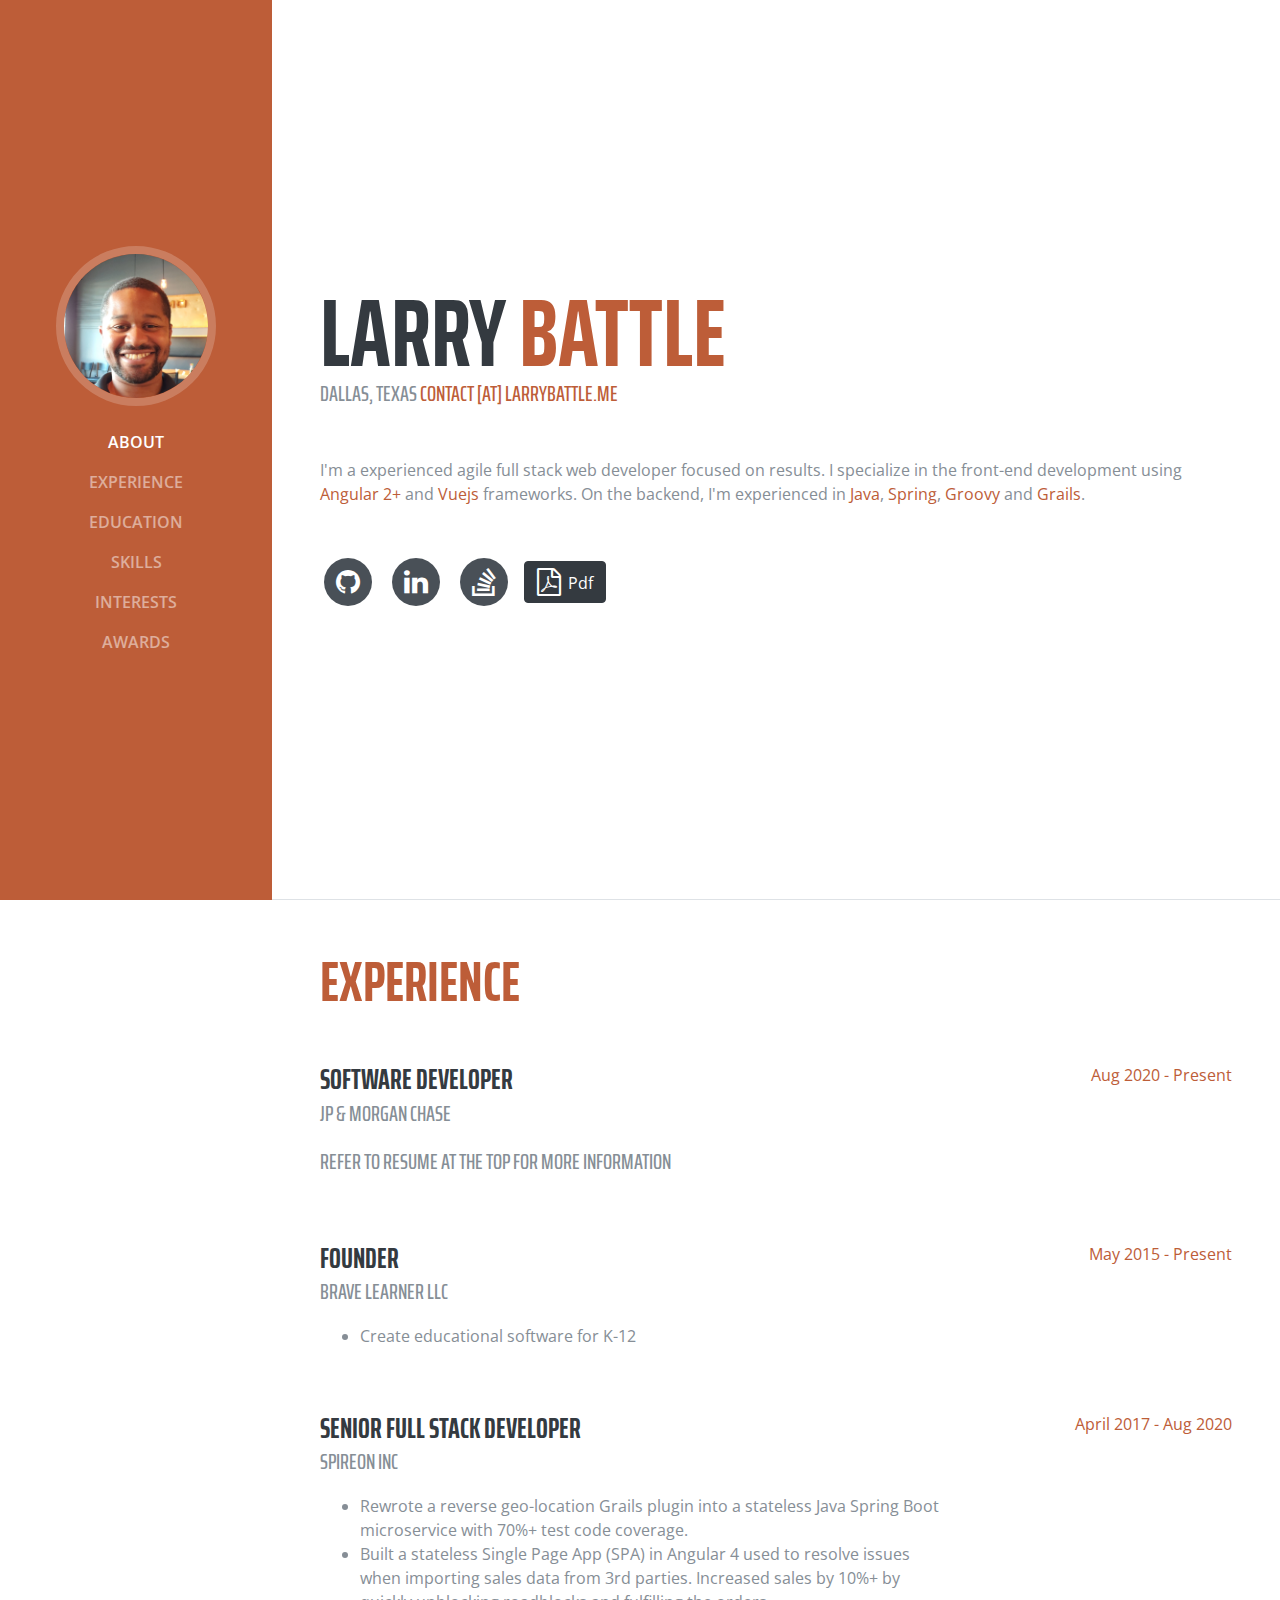
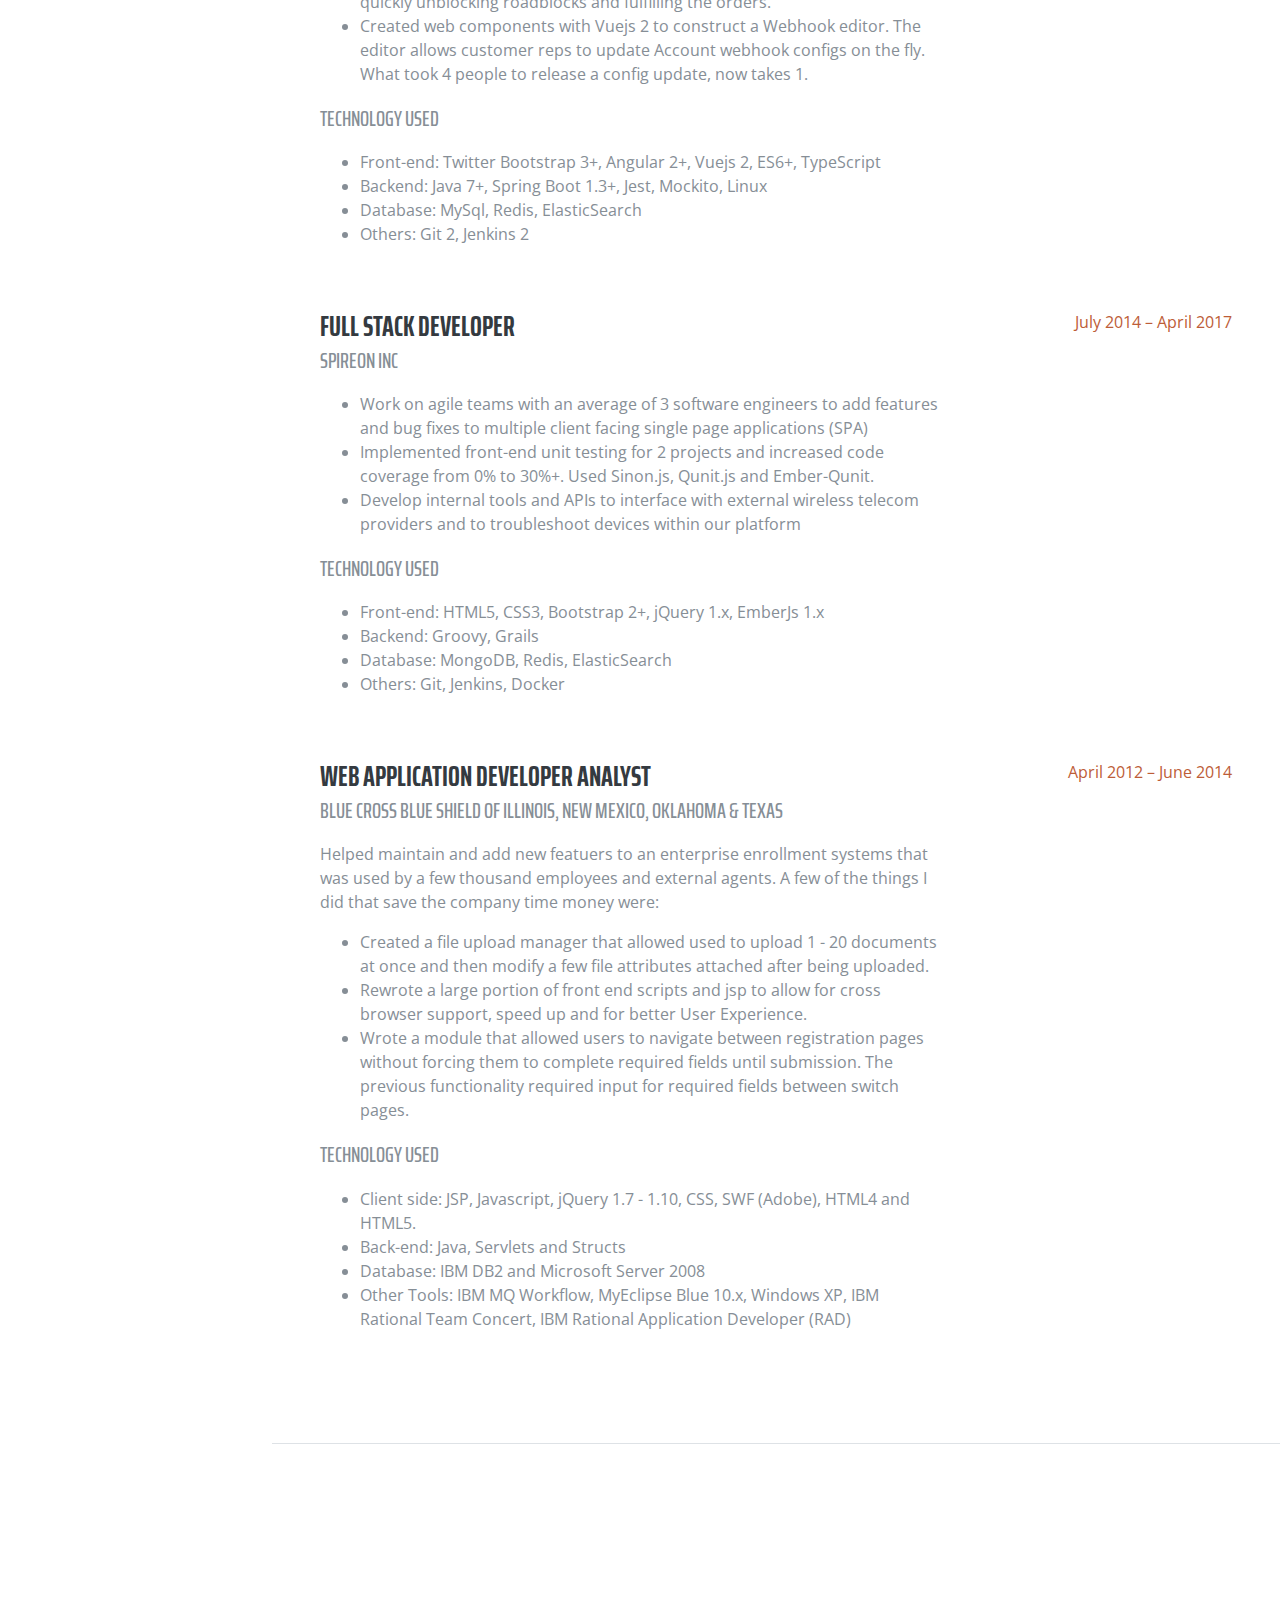
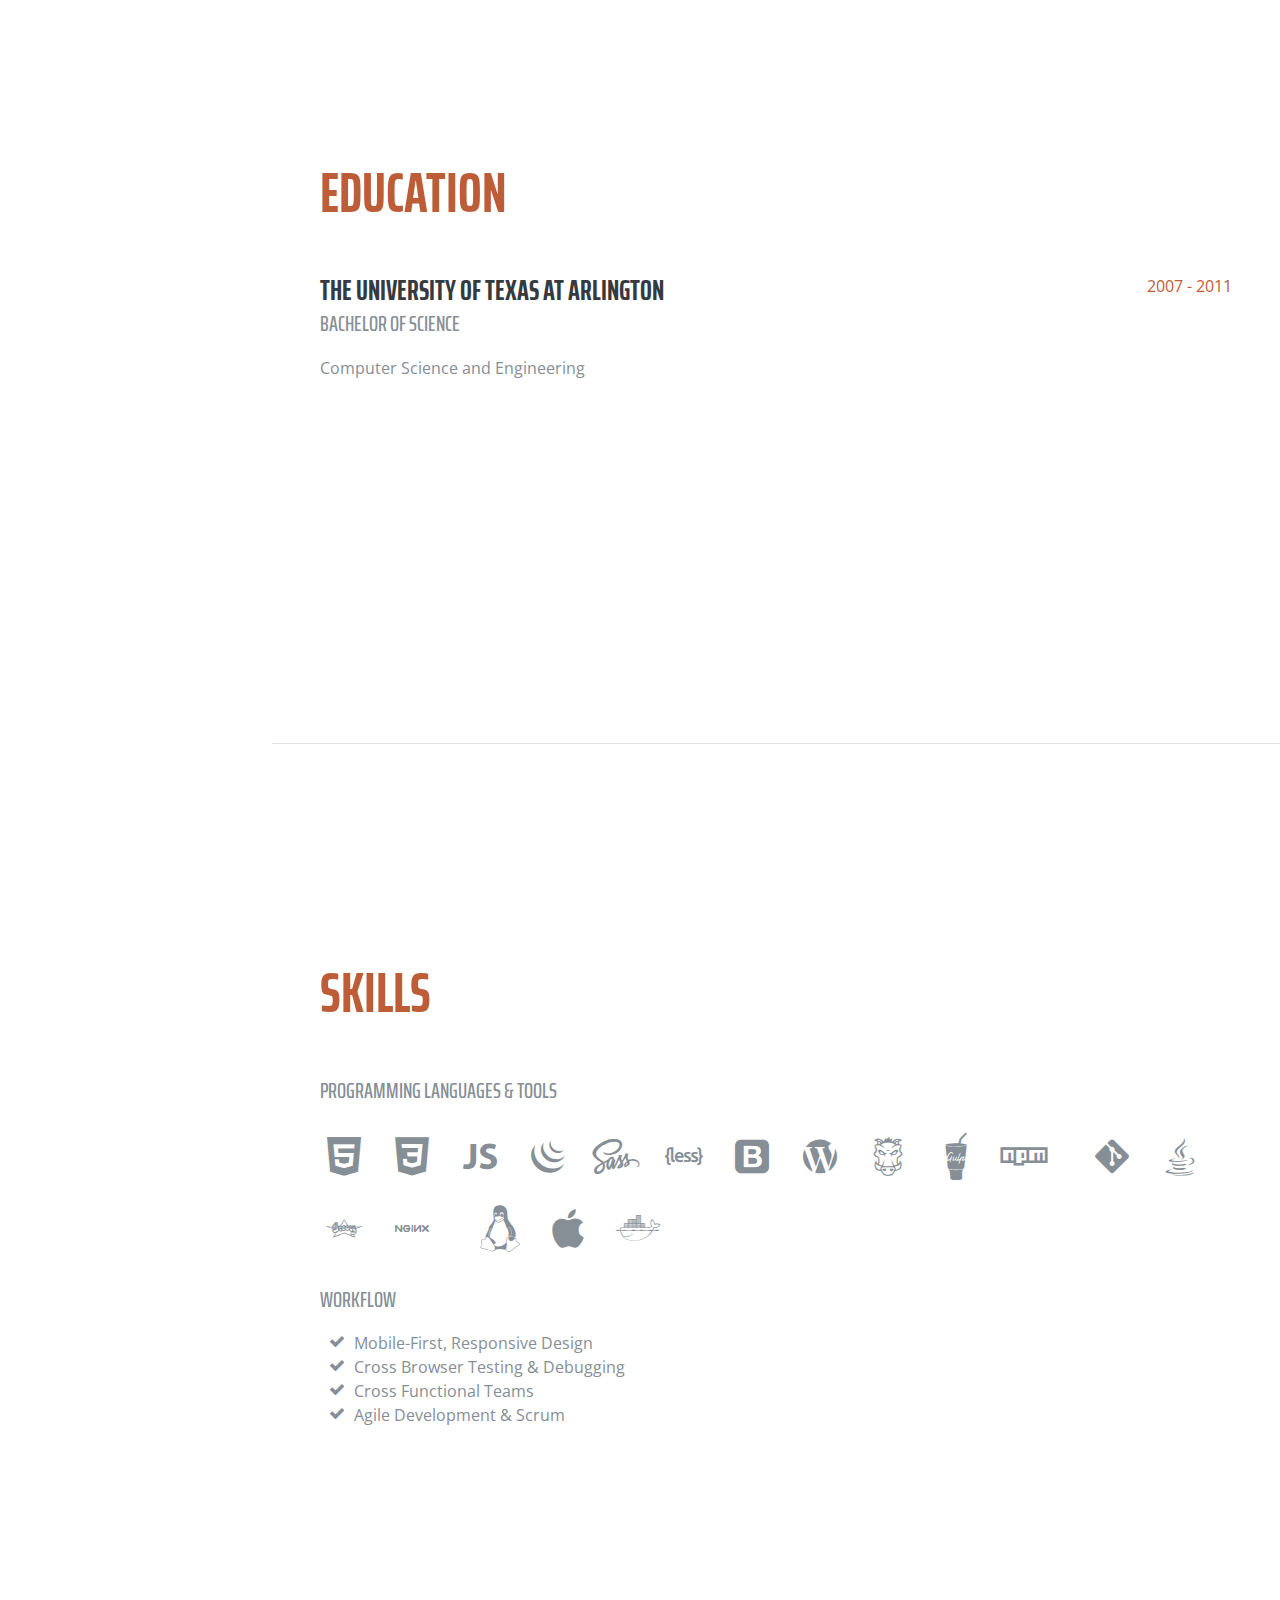
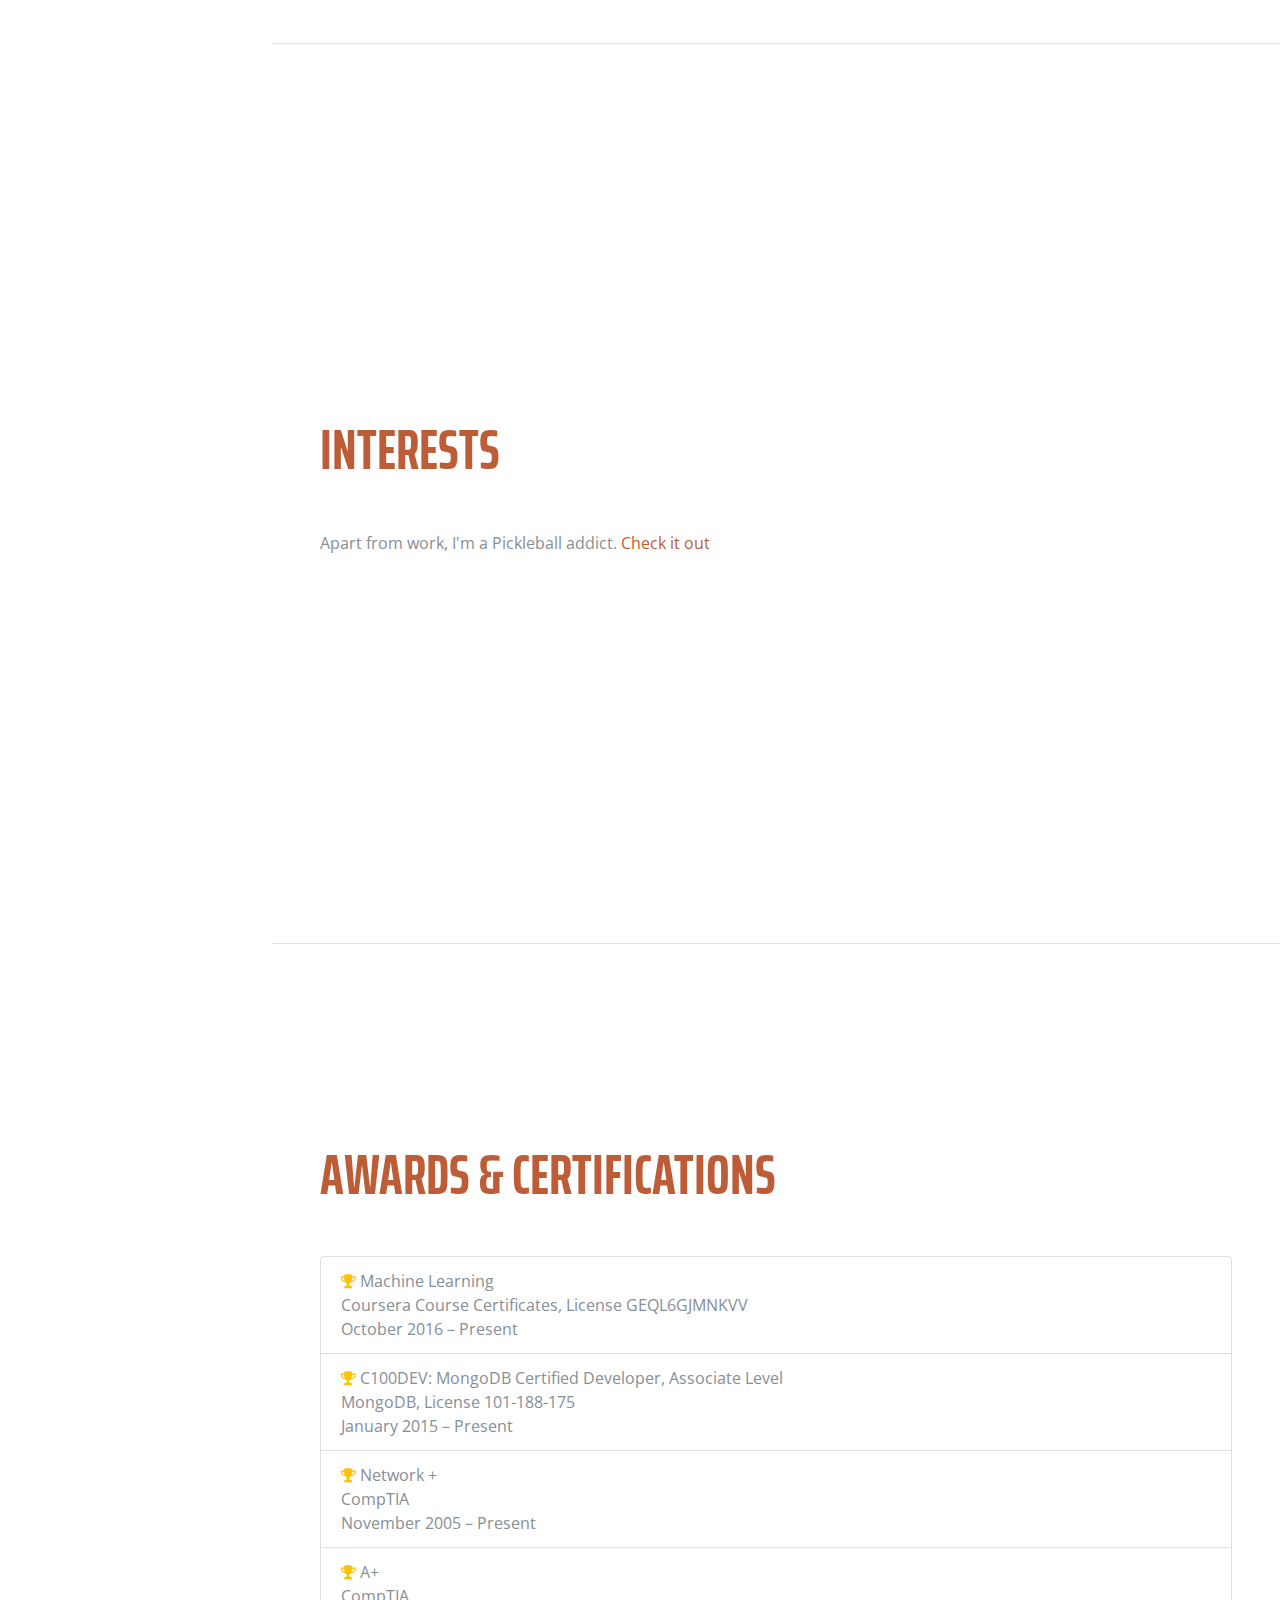
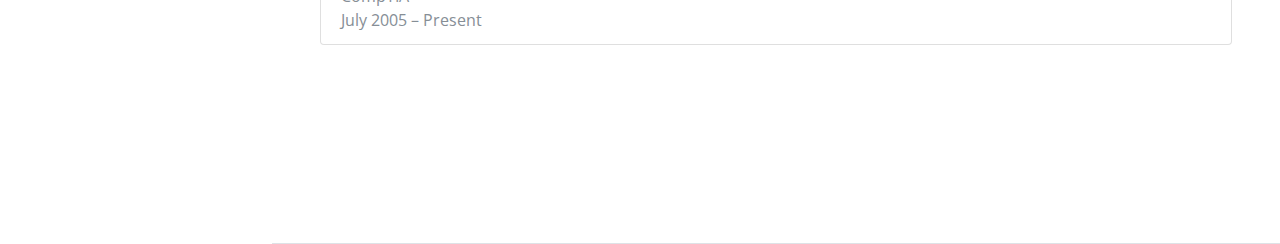
<file: index.html>
<!DOCTYPE html>
<html lang="en">

<head>

    <meta charset="utf-8">
    <meta name="viewport" content="width=device-width, initial-scale=1, shrink-to-fit=no">
    <meta name="description" content="">
    <meta name="author" content="">
    <link rel="icon" href="favicon.svg" type="image/svg+xml">
    <title>Larry Battle's Resume</title>

    <!-- Bootstrap core CSS -->
    <link href="vendor/bootstrap/css/bootstrap.min.css" rel="stylesheet">

    <!-- Custom fonts for this template -->
    <link href="https://fonts.googleapis.com/css?family=Saira+Extra+Condensed:100,200,300,400,500,600,700,800,900"
        rel="stylesheet">
    <link href="https://fonts.googleapis.com/css?family=Open+Sans:300,300i,400,400i,600,600i,700,700i,800,800i"
        rel="stylesheet">
    <!-- Font Awesome 4.7.0 by @davegandy - http://fontawesome.io - @fontawesome -->
    <link href="vendor/font-awesome/css/font-awesome.min.css" rel="stylesheet">
    <!-- Devicons 1.8.0 made by Theodore Vorillas / http://vorillaz.com  -->
    <link href="vendor/devicons/css/devicons.min.css" rel="stylesheet">
    <link href="vendor/simple-line-icons/css/simple-line-icons.css" rel="stylesheet">
    <!-- Custom styles for this template -->
    <link href="css/resume.css" rel="stylesheet">

</head>

<body id="page-top">

    <nav class="navbar navbar-expand-lg navbar-dark bg-primary fixed-top" id="sideNav">
        <a class="navbar-brand js-scroll-trigger" href="#page-top">
            <span class="d-block d-lg-none">Larry's Resume</span>
            <span class="d-none d-lg-block">
                <img class="img-fluid img-profile rounded-circle mx-auto mb-2" src="img/profile.jpg" alt="">
            </span>
        </a>
        <button class="navbar-toggler" type="button" data-toggle="collapse" data-target="#navbarSupportedContent"
            aria-controls="navbarSupportedContent" aria-expanded="false" aria-label="Toggle navigation">
            <span class="navbar-toggler-icon"></span>
        </button>
        <div class="collapse navbar-collapse" id="navbarSupportedContent">
            <ul class="navbar-nav">
                <li class="nav-item">
                    <a class="nav-link js-scroll-trigger" href="#about">About</a>
                </li>
                <li class="nav-item">
                    <a class="nav-link js-scroll-trigger" href="#experience">Experience</a>
                </li>
                <li class="nav-item">
                    <a class="nav-link js-scroll-trigger" href="#education">Education</a>
                </li>
                <li class="nav-item">
                    <a class="nav-link js-scroll-trigger" href="#skills">Skills</a>
                </li>
                <li class="nav-item">
                    <a class="nav-link js-scroll-trigger" href="#interests">Interests</a>
                </li>
                <li class="nav-item">
                    <a class="nav-link js-scroll-trigger" href="#awards">Awards</a>
                </li>
            </ul>
        </div>
    </nav>

    <div class="container-fluid p-0">

        <section class="resume-section p-3 p-lg-5 d-flex d-column" id="about">
            <div class="my-auto">
                <h1 class="mb-0">Larry
                    <span class="text-primary">Battle</span>
                </h1>
                <div class="subheading mb-5">Dallas, Texas
                    <a href="mailto:contact@larrybattle.me">contact [AT] larrybattle.me</a>
                </div>
                <p class="mb-5">
                    I'm a experienced agile full stack web developer focused on results. I specialize in the front-end
                    development using <a href="https://angular.io/">Angular 2+</a> and <a
                        href="https://vuejs.org/">Vuejs</a> frameworks. On the backend, I'm experienced in <a
                        href="https://java.com/en/">Java</a>, <a href="https://spring.io/">Spring</a>, <a
                        href="http://groovy-lang.org/">Groovy</a> and <a href="https://grails.org/">Grails</a>.</p>
                <ul class="list-inline list-social-icons mb-0">
                    <li class="list-inline-item">
                        <a href="https://www.github.com/LarryBattle" title="Github.com Profile">
                            <span class="fa-stack fa-lg">
                                <i class="fa fa-circle fa-stack-2x"></i>
                                <i class="fa fa-github fa-stack-1x fa-inverse"></i>
                            </span>
                        </a>
                    </li>
                    <li class="list-inline-item">
                        <a href="https://www.linkedin.com/in/larry-battle" title="Linkedin.com Profile">
                            <span class="fa-stack fa-lg">
                                <i class="fa fa-circle fa-stack-2x"></i>
                                <i class="fa fa-linkedin fa-stack-1x fa-inverse"></i>
                            </span>
                        </a>
                    </li>
                    <li class="list-inline-item">
                        <a href="https://stackoverflow.com/users/527776/larry-battle" title="Stackoverflow.com Profile">
                            <span class="fa-stack fa-lg">
                                <i class="fa fa-circle fa-stack-2x"></i>
                                <i class="fa fa-stack-overflow fa-stack-1x fa-inverse"></i>
                            </span>
                        </a>
                    </li>
                    <li class="list-inline-item">
                        <a href="pdf/Larry_Battle_resume_2023_aug_26_v2.pdf " title="Download as PDF">
                            <button class="btn btn-dark">
                                <span class="fa-lg">
                                    <i class="fa fa-file-pdf-o fa-inverse"></i>
                                </span>
                                Pdf
                            </button>
                        </a>
                    </li>
                </ul>
            </div>
        </section>

        <section class="resume-section p-3 p-lg-5 d-flex flex-column" id="experience">
            
            
            <div class="my-auto">
                <h2 class="mb-5"><a href="#experience">Experience</a></h2>

                <div class="resume-item d-flex flex-column flex-md-row mb-5">
                    <div class="resume-content mr-auto">
                        <h3 class="mb-0">Software Developer</h3>
                        <div class="subheading mb-3">JP & Morgan Chase</div>
                        <div class="subheading mb-3">Refer to resume at the top for more information</div>
                    </div>
                    <div class="resume-date text-md-right">
                        <span class="text-primary">Aug 2020 - Present</span>
                    </div>
                </div>
                <div class="resume-item d-flex flex-column flex-md-row mb-5">
                    <div class="resume-content mr-auto">
                        <h3 class="mb-0">Founder</h3>
                        <div class="subheading mb-3">Brave Learner LLC</div>
                        <p>
                            <ul>
                                <li>Create educational software for K-12</li>
                            </ul>
                        </p>
                    </div>
                    <div class="resume-date text-md-right">
                        <span class="text-primary">May 2015 - Present</span>
                    </div>
                </div>

                <div class="resume-item d-flex flex-column flex-md-row mb-5">
                    <div class="resume-content mr-auto">
                        <h3 class="mb-0">Senior Full Stack Developer</h3>
                        <div class="subheading mb-3">Spireon Inc</div>
                        <p>
                            <ul>
                                <li>Rewrote a reverse geo-location Grails plugin into a stateless Java Spring Boot
                                    microservice with 70%+ test code coverage.</li>
                                <li>Built a stateless Single Page App (SPA) in Angular 4 used to resolve issues when
                                    importing sales data from 3rd parties. Increased sales by 10%+ by quickly unblocking
                                    roadblocks and fulfilling the orders.</li>
                                <li>Created web components with Vuejs 2 to construct a Webhook editor. The editor allows
                                    customer reps to update Account webhook configs on the fly. What took 4 people to
                                    release a config update, now takes 1.</li>
                            </ul>
                        </p>
                        <p>
                            <div class="subheading mb-3">Technology used</div>
                            <ul>
                                <li>Front-end: Twitter Bootstrap 3+, Angular 2+, Vuejs 2, ES6+, TypeScript</li>
                                <li>Backend: Java 7+, Spring Boot 1.3+, Jest, Mockito, Linux</li>
                                <li>Database: MySql, Redis, ElasticSearch </li>
                                <li>Others: Git 2, Jenkins 2</li>
                            </ul>
                        </p>
                    </div>
                    <div class="resume-date text-md-right">
                        <span class="text-primary">April 2017 - Aug 2020</span>
                    </div>
                </div>

                <div class="resume-item d-flex flex-column flex-md-row mb-5">
                    <div class="resume-content mr-auto">
                        <h3 class="mb-0">Full Stack Developer</h3>
                        <div class="subheading mb-3">Spireon Inc</div>
                        <p>
                            <ul>
                                <li>Work on agile teams with an average of 3 software engineers to add features and bug
                                    fixes to multiple client facing single page applications (SPA) </li>
                                <li>Implemented front-end unit testing for 2 projects and increased code coverage from
                                    0% to 30%+. Used Sinon.js, Qunit.js and Ember-Qunit. </li>
                                <li>Develop internal tools and APIs to interface with external wireless telecom
                                    providers and to troubleshoot devices within our platform</li>
                            </ul>
                        </p>
                        <p>
                            <div class="subheading mb-3">Technology used</div>
                            <ul>
                                <li>Front-end: HTML5, CSS3, Bootstrap 2+, jQuery 1.x, EmberJs 1.x</li>
                                <li>Backend: Groovy, Grails </li>
                                <li>Database: MongoDB, Redis, ElasticSearch </li>
                                <li>Others: Git, Jenkins, Docker</li>
                            </ul>
                        </p>
                    </div>
                    <div class="resume-date text-md-right">
                        <span class="text-primary">July 2014 – April 2017</span>
                    </div>
                </div>

                <div class="resume-item d-flex flex-column flex-md-row mb-5">
                    <div class="resume-content mr-auto">
                        <h3 class="mb-0">Web Application Developer Analyst</h3>
                        <div class="subheading mb-3">Blue Cross Blue Shield of Illinois, New Mexico, Oklahoma & Texas
                        </div>
                        <p>
                            Helped maintain and add new featuers to an enterprise enrollment systems that was used by a
                            few thousand employees and external agents. A few of the things I did that save the company
                            time money were:
                            <ul>
                                <li>Created a file upload manager that allowed used to upload 1 - 20 documents at once
                                    and then modify a few file attributes attached after being uploaded.</li>
                                <li>Rewrote a large portion of front end scripts and jsp to allow for cross browser
                                    support, speed up and for better User Experience.</li>
                                <li>Wrote a module that allowed users to navigate between registration pages without
                                    forcing them to complete required fields until submission. The previous
                                    functionality required input for required fields between switch pages.</li>
                            </ul>
                        </p>
                        <p>
                            <div class="subheading mb-3">Technology used</div>
                            <ul>
                                <li>Client side: JSP, Javascript, jQuery 1.7 - 1.10, CSS, SWF (Adobe), HTML4 and HTML5.
                                </li>
                                <li>Back-end: Java, Servlets and Structs</li>
                                <li>Database: IBM DB2 and Microsoft Server 2008</li>
                                <li>Other Tools: IBM MQ Workflow, MyEclipse Blue 10.x, Windows XP, IBM Rational Team
                                    Concert, IBM Rational Application Developer (RAD)</li>
                            </ul>
                        </p>
                    </div>
                    <div class="resume-date text-md-right">
                        <span class="text-primary">April 2012 – June 2014</span>
                    </div>
                </div>
            </div>

        </section>

        <section class="resume-section p-3 p-lg-5 d-flex flex-column" id="education">
            <div class="my-auto">
                <h2 class="mb-5"><a href="#education">Education</a></h2>

                <div class="resume-item d-flex flex-column flex-md-row mb-5">
                    <div class="resume-content mr-auto">
                        <h3 class="mb-0">The University of Texas at Arlington</h3>
                        <div class="subheading mb-3">Bachelor of Science</div>
                        <div>Computer Science and Engineering</div>
                    </div>
                    <div class="resume-date text-md-right">
                        <span class="text-primary">2007 - 2011</span>
                    </div>
                </div>

            </div>
        </section>

        <section class="resume-section p-3 p-lg-5 d-flex flex-column" id="skills">
            <div class="my-auto">
                <h2 class="mb-5"><a href="#skills">Skills</a></h2>

                <div class="subheading mb-3">Programming Languages &amp; Tools</div>
                <ul class="list-inline list-icons">
                    <li class="list-inline-item">
                        <i class="devicons devicons-html5"></i>
                    </li>
                    <li class="list-inline-item">
                        <i class="devicons devicons-css3"></i>
                    </li>
                    <li class="list-inline-item">
                        <i class="devicons devicons-javascript"></i>
                    </li>
                    <li class="list-inline-item">
                        <i class="devicons devicons-jquery"></i>
                    </li>
                    <li class="list-inline-item">
                        <i class="devicons devicons-sass"></i>
                    </li>
                    <li class="list-inline-item">
                        <i class="devicons devicons-less"></i>
                    </li>
                    <li class="list-inline-item">
                        <i class="devicons devicons-bootstrap"></i>
                    </li>
                    <li class="list-inline-item">
                        <i class="devicons devicons-wordpress"></i>
                    </li>
                    <li class="list-inline-item">
                        <i class="devicons devicons-grunt"></i>
                    </li>
                    <li class="list-inline-item">
                        <i class="devicons devicons-gulp"></i>
                    </li>
                    <li class="list-inline-item">
                        <i class="devicons devicons-npm"></i>
                    </li>

                    <li class="list-inline-item">
                        <i class="devicons devicons-angularjs"></i>
                    </li>

                    <li class="list-inline-item">
                        <i class="devicons devicons-git"></i>
                    </li>

                    <li class="list-inline-item">
                        <i class="devicons devicons-java"></i>
                    </li>

                    <li class="list-inline-item">
                        <i class="devicons devicons-groovy"></i>
                    </li>

                    <li class="list-inline-item">
                        <i class="devicons devicons-nginx"></i>
                    </li>

                    <li class="list-inline-item">
                        <i class="devicons devicons-typescript"></i>
                    </li>

                    <li class="list-inline-item">
                        <i class="devicons devicons-linux"></i>
                    </li>

                    <li class="list-inline-item">
                        <i class="devicons devicons-apple"></i>
                    </li>

                    <li class="list-inline-item">
                        <i class="devicons devicons-docker"></i>
                    </li>
                </ul>

                <div class="subheading mb-3">Workflow</div>
                <ul class="fa-ul mb-0">
                    <li>
                        <i class="fa-li fa fa-check"></i> Mobile-First, Responsive Design</li>
                    <li>
                        <i class="fa-li fa fa-check"></i> Cross Browser Testing &amp; Debugging</li>
                    <li>
                        <i class="fa-li fa fa-check"></i> Cross Functional Teams</li>
                    <li>
                        <i class="fa-li fa fa-check"></i> Agile Development &amp; Scrum</li>
                </ul>
            </div>
        </section>

        <section class="resume-section p-3 p-lg-5 d-flex flex-column" id="interests">
            <div class="my-auto">
                <h2 class="mb-5"><a href="#interests">Interests</a></h2>
                <p>Apart from work, I'm a Pickleball addict. <a href="https://www.youtube.com/shorts/rdaL3YxE4RQ">Check it out</a>
                </p>
            </div>
        </section>

        <section class="resume-section p-3 p-lg-5 d-flex flex-column" id="awards">
            <div class="my-auto">
                <h2 class="mb-5"><a href="#awards">Awards &amp; Certifications</a></h2>

                <ul class="list-group">
                    <li class="list-group-item">
                        <i class="fa fa-trophy text-warning"></i> Machine Learning<br> Coursera Course Certificates,
                        License GEQL6GJMNKVV<br> October 2016 – Present
                    </li>
                    <li class="list-group-item">
                        <i class="fa fa-trophy text-warning"></i> C100DEV: MongoDB Certified Developer, Associate
                        Level<br> MongoDB, License 101-188-175<br> January 2015 – Present
                    </li>
                    <li class="list-group-item">
                        <i class="fa fa-trophy text-warning"></i> Network +<br> CompTIA
                        <br> November 2005 – Present
                    </li>

                    <li class="list-group-item">
                        <i class="fa fa-trophy text-warning"></i> A+
                        <br> CompTIA
                        <br> July 2005 – Present
                    </li>
                </ul>
            </div>
        </section>

    </div>

    <!-- Bootstrap core JavaScript -->
    <script src="vendor/jquery/jquery.min.js"></script>
    <script src="vendor/bootstrap/js/bootstrap.bundle.min.js"></script>

    <!-- Plugin JavaScript -->
    <script src="vendor/jquery-easing/jquery.easing.min.js"></script>

    <!-- Custom scripts for this template -->
    <script src="js/resume.min.js"></script>

    <!-- Global site tag (gtag.js) - Google Analytics -->
    <script async src="https://www.googletagmanager.com/gtag/js?id=UA-9624950-3"></script>
    <script>
        window.dataLayer = window.dataLayer || [];
        function gtag() { dataLayer.push(arguments); }
        gtag('js', new Date());

        gtag('config', 'UA-9624950-3');
    </script>


</body>

</html>
</file>
<file: vendor/simple-line-icons/css/simple-line-icons.css>
@font-face {
  font-family: 'simple-line-icons';
  src: url('../fonts/Simple-Line-Icons.eot?v=2.4.0');
  src: url('../fonts/Simple-Line-Icons.eot?v=2.4.0#iefix') format('embedded-opentype'), url('../fonts/Simple-Line-Icons.woff2?v=2.4.0') format('woff2'), url('../fonts/Simple-Line-Icons.ttf?v=2.4.0') format('truetype'), url('../fonts/Simple-Line-Icons.woff?v=2.4.0') format('woff'), url('../fonts/Simple-Line-Icons.svg?v=2.4.0#simple-line-icons') format('svg');
  font-weight: normal;
  font-style: normal;
}
/*
 Use the following CSS code if you want to have a class per icon.
 Instead of a list of all class selectors, you can use the generic [class*="icon-"] selector, but it's slower:
*/
.icon-user,
.icon-people,
.icon-user-female,
.icon-user-follow,
.icon-user-following,
.icon-user-unfollow,
.icon-login,
.icon-logout,
.icon-emotsmile,
.icon-phone,
.icon-call-end,
.icon-call-in,
.icon-call-out,
.icon-map,
.icon-location-pin,
.icon-direction,
.icon-directions,
.icon-compass,
.icon-layers,
.icon-menu,
.icon-list,
.icon-options-vertical,
.icon-options,
.icon-arrow-down,
.icon-arrow-left,
.icon-arrow-right,
.icon-arrow-up,
.icon-arrow-up-circle,
.icon-arrow-left-circle,
.icon-arrow-right-circle,
.icon-arrow-down-circle,
.icon-check,
.icon-clock,
.icon-plus,
.icon-minus,
.icon-close,
.icon-event,
.icon-exclamation,
.icon-organization,
.icon-trophy,
.icon-screen-smartphone,
.icon-screen-desktop,
.icon-plane,
.icon-notebook,
.icon-mustache,
.icon-mouse,
.icon-magnet,
.icon-energy,
.icon-disc,
.icon-cursor,
.icon-cursor-move,
.icon-crop,
.icon-chemistry,
.icon-speedometer,
.icon-shield,
.icon-screen-tablet,
.icon-magic-wand,
.icon-hourglass,
.icon-graduation,
.icon-ghost,
.icon-game-controller,
.icon-fire,
.icon-eyeglass,
.icon-envelope-open,
.icon-envelope-letter,
.icon-bell,
.icon-badge,
.icon-anchor,
.icon-wallet,
.icon-vector,
.icon-speech,
.icon-puzzle,
.icon-printer,
.icon-present,
.icon-playlist,
.icon-pin,
.icon-picture,
.icon-handbag,
.icon-globe-alt,
.icon-globe,
.icon-folder-alt,
.icon-folder,
.icon-film,
.icon-feed,
.icon-drop,
.icon-drawer,
.icon-docs,
.icon-doc,
.icon-diamond,
.icon-cup,
.icon-calculator,
.icon-bubbles,
.icon-briefcase,
.icon-book-open,
.icon-basket-loaded,
.icon-basket,
.icon-bag,
.icon-action-undo,
.icon-action-redo,
.icon-wrench,
.icon-umbrella,
.icon-trash,
.icon-tag,
.icon-support,
.icon-frame,
.icon-size-fullscreen,
.icon-size-actual,
.icon-shuffle,
.icon-share-alt,
.icon-share,
.icon-rocket,
.icon-question,
.icon-pie-chart,
.icon-pencil,
.icon-note,
.icon-loop,
.icon-home,
.icon-grid,
.icon-graph,
.icon-microphone,
.icon-music-tone-alt,
.icon-music-tone,
.icon-earphones-alt,
.icon-earphones,
.icon-equalizer,
.icon-like,
.icon-dislike,
.icon-control-start,
.icon-control-rewind,
.icon-control-play,
.icon-control-pause,
.icon-control-forward,
.icon-control-end,
.icon-volume-1,
.icon-volume-2,
.icon-volume-off,
.icon-calendar,
.icon-bulb,
.icon-chart,
.icon-ban,
.icon-bubble,
.icon-camrecorder,
.icon-camera,
.icon-cloud-download,
.icon-cloud-upload,
.icon-envelope,
.icon-eye,
.icon-flag,
.icon-heart,
.icon-info,
.icon-key,
.icon-link,
.icon-lock,
.icon-lock-open,
.icon-magnifier,
.icon-magnifier-add,
.icon-magnifier-remove,
.icon-paper-clip,
.icon-paper-plane,
.icon-power,
.icon-refresh,
.icon-reload,
.icon-settings,
.icon-star,
.icon-symbol-female,
.icon-symbol-male,
.icon-target,
.icon-credit-card,
.icon-paypal,
.icon-social-tumblr,
.icon-social-twitter,
.icon-social-facebook,
.icon-social-instagram,
.icon-social-linkedin,
.icon-social-pinterest,
.icon-social-github,
.icon-social-google,
.icon-social-reddit,
.icon-social-skype,
.icon-social-dribbble,
.icon-social-behance,
.icon-social-foursqare,
.icon-social-soundcloud,
.icon-social-spotify,
.icon-social-stumbleupon,
.icon-social-youtube,
.icon-social-dropbox,
.icon-social-vkontakte,
.icon-social-steam {
  font-family: 'simple-line-icons';
  speak: none;
  font-style: normal;
  font-weight: normal;
  font-variant: normal;
  text-transform: none;
  line-height: 1;
  /* Better Font Rendering =========== */
  -webkit-font-smoothing: antialiased;
  -moz-osx-font-smoothing: grayscale;
}
.icon-user:before {
  content: "\e005";
}
.icon-people:before {
  content: "\e001";
}
.icon-user-female:before {
  content: "\e000";
}
.icon-user-follow:before {
  content: "\e002";
}
.icon-user-following:before {
  content: "\e003";
}
.icon-user-unfollow:before {
  content: "\e004";
}
.icon-login:before {
  content: "\e066";
}
.icon-logout:before {
  content: "\e065";
}
.icon-emotsmile:before {
  content: "\e021";
}
.icon-phone:before {
  content: "\e600";
}
.icon-call-end:before {
  content: "\e048";
}
.icon-call-in:before {
  content: "\e047";
}
.icon-call-out:before {
  content: "\e046";
}
.icon-map:before {
  content: "\e033";
}
.icon-location-pin:before {
  content: "\e096";
}
.icon-direction:before {
  content: "\e042";
}
.icon-directions:before {
  content: "\e041";
}
.icon-compass:before {
  content: "\e045";
}
.icon-layers:before {
  content: "\e034";
}
.icon-menu:before {
  content: "\e601";
}
.icon-list:before {
  content: "\e067";
}
.icon-options-vertical:before {
  content: "\e602";
}
.icon-options:before {
  content: "\e603";
}
.icon-arrow-down:before {
  content: "\e604";
}
.icon-arrow-left:before {
  content: "\e605";
}
.icon-arrow-right:before {
  content: "\e606";
}
.icon-arrow-up:before {
  content: "\e607";
}
.icon-arrow-up-circle:before {
  content: "\e078";
}
.icon-arrow-left-circle:before {
  content: "\e07a";
}
.icon-arrow-right-circle:before {
  content: "\e079";
}
.icon-arrow-down-circle:before {
  content: "\e07b";
}
.icon-check:before {
  content: "\e080";
}
.icon-clock:before {
  content: "\e081";
}
.icon-plus:before {
  content: "\e095";
}
.icon-minus:before {
  content: "\e615";
}
.icon-close:before {
  content: "\e082";
}
.icon-event:before {
  content: "\e619";
}
.icon-exclamation:before {
  content: "\e617";
}
.icon-organization:before {
  content: "\e616";
}
.icon-trophy:before {
  content: "\e006";
}
.icon-screen-smartphone:before {
  content: "\e010";
}
.icon-screen-desktop:before {
  content: "\e011";
}
.icon-plane:before {
  content: "\e012";
}
.icon-notebook:before {
  content: "\e013";
}
.icon-mustache:before {
  content: "\e014";
}
.icon-mouse:before {
  content: "\e015";
}
.icon-magnet:before {
  content: "\e016";
}
.icon-energy:before {
  content: "\e020";
}
.icon-disc:before {
  content: "\e022";
}
.icon-cursor:before {
  content: "\e06e";
}
.icon-cursor-move:before {
  content: "\e023";
}
.icon-crop:before {
  content: "\e024";
}
.icon-chemistry:before {
  content: "\e026";
}
.icon-speedometer:before {
  content: "\e007";
}
.icon-shield:before {
  content: "\e00e";
}
.icon-screen-tablet:before {
  content: "\e00f";
}
.icon-magic-wand:before {
  content: "\e017";
}
.icon-hourglass:before {
  content: "\e018";
}
.icon-graduation:before {
  content: "\e019";
}
.icon-ghost:before {
  content: "\e01a";
}
.icon-game-controller:before {
  content: "\e01b";
}
.icon-fire:before {
  content: "\e01c";
}
.icon-eyeglass:before {
  content: "\e01d";
}
.icon-envelope-open:before {
  content: "\e01e";
}
.icon-envelope-letter:before {
  content: "\e01f";
}
.icon-bell:before {
  content: "\e027";
}
.icon-badge:before {
  content: "\e028";
}
.icon-anchor:before {
  content: "\e029";
}
.icon-wallet:before {
  content: "\e02a";
}
.icon-vector:before {
  content: "\e02b";
}
.icon-speech:before {
  content: "\e02c";
}
.icon-puzzle:before {
  content: "\e02d";
}
.icon-printer:before {
  content: "\e02e";
}
.icon-present:before {
  content: "\e02f";
}
.icon-playlist:before {
  content: "\e030";
}
.icon-pin:before {
  content: "\e031";
}
.icon-picture:before {
  content: "\e032";
}
.icon-handbag:before {
  content: "\e035";
}
.icon-globe-alt:before {
  content: "\e036";
}
.icon-globe:before {
  content: "\e037";
}
.icon-folder-alt:before {
  content: "\e039";
}
.icon-folder:before {
  content: "\e089";
}
.icon-film:before {
  content: "\e03a";
}
.icon-feed:before {
  content: "\e03b";
}
.icon-drop:before {
  content: "\e03e";
}
.icon-drawer:before {
  content: "\e03f";
}
.icon-docs:before {
  content: "\e040";
}
.icon-doc:before {
  content: "\e085";
}
.icon-diamond:before {
  content: "\e043";
}
.icon-cup:before {
  content: "\e044";
}
.icon-calculator:before {
  content: "\e049";
}
.icon-bubbles:before {
  content: "\e04a";
}
.icon-briefcase:before {
  content: "\e04b";
}
.icon-book-open:before {
  content: "\e04c";
}
.icon-basket-loaded:before {
  content: "\e04d";
}
.icon-basket:before {
  content: "\e04e";
}
.icon-bag:before {
  content: "\e04f";
}
.icon-action-undo:before {
  content: "\e050";
}
.icon-action-redo:before {
  content: "\e051";
}
.icon-wrench:before {
  content: "\e052";
}
.icon-umbrella:before {
  content: "\e053";
}
.icon-trash:before {
  content: "\e054";
}
.icon-tag:before {
  content: "\e055";
}
.icon-support:before {
  content: "\e056";
}
.icon-frame:before {
  content: "\e038";
}
.icon-size-fullscreen:before {
  content: "\e057";
}
.icon-size-actual:before {
  content: "\e058";
}
.icon-shuffle:before {
  content: "\e059";
}
.icon-share-alt:before {
  content: "\e05a";
}
.icon-share:before {
  content: "\e05b";
}
.icon-rocket:before {
  content: "\e05c";
}
.icon-question:before {
  content: "\e05d";
}
.icon-pie-chart:before {
  content: "\e05e";
}
.icon-pencil:before {
  content: "\e05f";
}
.icon-note:before {
  content: "\e060";
}
.icon-loop:before {
  content: "\e064";
}
.icon-home:before {
  content: "\e069";
}
.icon-grid:before {
  content: "\e06a";
}
.icon-graph:before {
  content: "\e06b";
}
.icon-microphone:before {
  content: "\e063";
}
.icon-music-tone-alt:before {
  content: "\e061";
}
.icon-music-tone:before {
  content: "\e062";
}
.icon-earphones-alt:before {
  content: "\e03c";
}
.icon-earphones:before {
  content: "\e03d";
}
.icon-equalizer:before {
  content: "\e06c";
}
.icon-like:before {
  content: "\e068";
}
.icon-dislike:before {
  content: "\e06d";
}
.icon-control-start:before {
  content: "\e06f";
}
.icon-control-rewind:before {
  content: "\e070";
}
.icon-control-play:before {
  content: "\e071";
}
.icon-control-pause:before {
  content: "\e072";
}
.icon-control-forward:before {
  content: "\e073";
}
.icon-control-end:before {
  content: "\e074";
}
.icon-volume-1:before {
  content: "\e09f";
}
.icon-volume-2:before {
  content: "\e0a0";
}
.icon-volume-off:before {
  content: "\e0a1";
}
.icon-calendar:before {
  content: "\e075";
}
.icon-bulb:before {
  content: "\e076";
}
.icon-chart:before {
  content: "\e077";
}
.icon-ban:before {
  content: "\e07c";
}
.icon-bubble:before {
  content: "\e07d";
}
.icon-camrecorder:before {
  content: "\e07e";
}
.icon-camera:before {
  content: "\e07f";
}
.icon-cloud-download:before {
  content: "\e083";
}
.icon-cloud-upload:before {
  content: "\e084";
}
.icon-envelope:before {
  content: "\e086";
}
.icon-eye:before {
  content: "\e087";
}
.icon-flag:before {
  content: "\e088";
}
.icon-heart:before {
  content: "\e08a";
}
.icon-info:before {
  content: "\e08b";
}
.icon-key:before {
  content: "\e08c";
}
.icon-link:before {
  content: "\e08d";
}
.icon-lock:before {
  content: "\e08e";
}
.icon-lock-open:before {
  content: "\e08f";
}
.icon-magnifier:before {
  content: "\e090";
}
.icon-magnifier-add:before {
  content: "\e091";
}
.icon-magnifier-remove:before {
  content: "\e092";
}
.icon-paper-clip:before {
  content: "\e093";
}
.icon-paper-plane:before {
  content: "\e094";
}
.icon-power:before {
  content: "\e097";
}
.icon-refresh:before {
  content: "\e098";
}
.icon-reload:before {
  content: "\e099";
}
.icon-settings:before {
  content: "\e09a";
}
.icon-star:before {
  content: "\e09b";
}
.icon-symbol-female:before {
  content: "\e09c";
}
.icon-symbol-male:before {
  content: "\e09d";
}
.icon-target:before {
  content: "\e09e";
}
.icon-credit-card:before {
  content: "\e025";
}
.icon-paypal:before {
  content: "\e608";
}
.icon-social-tumblr:before {
  content: "\e00a";
}
.icon-social-twitter:before {
  content: "\e009";
}
.icon-social-facebook:before {
  content: "\e00b";
}
.icon-social-instagram:before {
  content: "\e609";
}
.icon-social-linkedin:before {
  content: "\e60a";
}
.icon-social-pinterest:before {
  content: "\e60b";
}
.icon-social-github:before {
  content: "\e60c";
}
.icon-social-google:before {
  content: "\e60d";
}
.icon-social-reddit:before {
  content: "\e60e";
}
.icon-social-skype:before {
  content: "\e60f";
}
.icon-social-dribbble:before {
  content: "\e00d";
}
.icon-social-behance:before {
  content: "\e610";
}
.icon-social-foursqare:before {
  content: "\e611";
}
.icon-social-soundcloud:before {
  content: "\e612";
}
.icon-social-spotify:before {
  content: "\e613";
}
.icon-social-stumbleupon:before {
  content: "\e614";
}
.icon-social-youtube:before {
  content: "\e008";
}
.icon-social-dropbox:before {
  content: "\e00c";
}
.icon-social-vkontakte:before {
  content: "\e618";
}
.icon-social-steam:before {
  content: "\e620";
}
</file>
<file: css/resume.css>
body {
  font-family: 'Open Sans', serif;
  padding-top: 54px;
  color: #868e96;
}

@media (min-width: 992px) {
  body {
    padding-top: 0;
    padding-left: 17rem;
  }
}

h1,
h2,
h3,
h4,
h5,
h6 {
  font-family: 'Saira Extra Condensed', serif;
  font-weight: 700;
  text-transform: uppercase;
  color: #343a40;
}

h1 {
  font-size: 6rem;
  line-height: 5.5rem;
}

h2 {
  font-size: 3.5rem;
}

.subheading {
  text-transform: uppercase;
  font-weight: 500;
  font-family: 'Saira Extra Condensed', serif;
  font-size: 1.35rem;
}

.list-social-icons a {
  color: #495057;
}

.list-social-icons a:hover {
  color: #BD5D38;
}

.list-social-icons a .fa-lg {
  font-size: 1.75rem;
}

.list-icons {
  font-size: 3rem;
}

.list-icons .list-inline-item i:hover {
  color: #BD5D38;
}

#sideNav .navbar-nav .nav-item .nav-link {
  font-weight: 600;
  text-transform: uppercase;
}

@media (min-width: 992px) {
  #sideNav {
    text-align: center;
    position: fixed;
    top: 0;
    left: 0;
    display: flex;
    flex-direction: column;
    width: 17rem;
    height: 100vh;
  }
  #sideNav .navbar-brand {
    display: flex;
    margin: auto auto 0;
    padding: 0.5rem;
  }
  #sideNav .navbar-brand .img-profile {
    max-width: 10rem;
    max-height: 10rem;
    border: 0.5rem solid rgba(255, 255, 255, 0.2);
  }
  #sideNav .navbar-collapse {
    display: flex;
    align-items: flex-start;
    flex-grow: 0;
    width: 100%;
    margin-bottom: auto;
  }
  #sideNav .navbar-collapse .navbar-nav {
    flex-direction: column;
    width: 100%;
  }
  #sideNav .navbar-collapse .navbar-nav .nav-item {
    display: block;
  }
  #sideNav .navbar-collapse .navbar-nav .nav-item .nav-link {
    display: block;
  }
}

section.resume-section {
  border-bottom: 1px solid #dee2e6;
  padding-top: 5rem !important;
  padding-bottom: 5rem !important;
}

section.resume-section .resume-item .resume-date {
  min-width: none;
}

@media (min-width: 768px) {
  section.resume-section {
    min-height: 100vh;
  }
  section.resume-section .resume-item .resume-date {
    min-width: 18rem;
  }
}

@media (min-width: 992px) {
  section.resume-section {
    padding-top: 3rem !important;
    padding-bottom: 3rem !important;
  }
}

.bg-primary {
  background-color: #BD5D38 !important;
}

.text-primary {
  color: #BD5D38 !important;
}

a {
  color: #BD5D38;
}

a:hover, a:focus, a:active {
  color: #824027;
}


.img-profile{
  transition: all ease-in-out .3s;
  transform: scale(1.0);
}
.img-profile:hover {
  transform: rotate(5deg) scale(1) skew(1deg) translate(10px) scale(1.2);
}
</file>
<file: vendor/devicons/css/devicons.min.css>
/*!
 *  Devicons 1.8.0 made by Theodore Vorillas / http://vorillaz.com 
 */
@font-face{font-family:devicons;src:url(../fonts/devicons.eot?xqxft6);src:url(../fonts/devicons.eot?#iefixxqxft6) format("embedded-opentype"),url(../fonts/devicons.woff?xqxft6) format("woff"),url(../fonts/devicons.ttf?xqxft6) format("truetype"),url(../fonts/devicons.svg?xqxft6#devicons) format("svg");font-weight:400;font-style:normal}.devicons{font-family:devicons;speak:none;font-style:normal;font-weight:400;font-variant:normal;text-transform:none;line-height:1;-webkit-font-smoothing:antialiased;-moz-osx-font-smoothing:grayscale}.devicons-git:before{content:"\e602"}.devicons-git_compare:before{content:"\e628"}.devicons-git_branch:before{content:"\e625"}.devicons-git_commit:before{content:"\e629"}.devicons-git_pull_request:before{content:"\e626"}.devicons-git_merge:before{content:"\e627"}.devicons-bitbucket:before{content:"\e603"}.devicons-github_alt:before{content:"\e608"}.devicons-github_badge:before{content:"\e609"}.devicons-github:before{content:"\e60a"}.devicons-github_full:before{content:"\e617"}.devicons-java:before{content:"\e638"}.devicons-ruby:before{content:"\e639"}.devicons-scala:before{content:"\e637"}.devicons-python:before{content:"\e63c"}.devicons-go:before{content:"\e624"}.devicons-ruby_on_rails:before{content:"\e63b"}.devicons-django:before{content:"\e61d"}.devicons-markdown:before{content:"\e63e"}.devicons-php:before{content:"\e63d"}.devicons-mysql:before{content:"\e604"}.devicons-streamline:before{content:"\e605"}.devicons-database:before{content:"\e606"}.devicons-laravel:before{content:"\e63f"}.devicons-javascript:before{content:"\e64e"}.devicons-angular:before{content:"\e653"}.devicons-backbone:before{content:"\e652"}.devicons-coffeescript:before{content:"\e651"}.devicons-jquery:before{content:"\e650"}.devicons-modernizr:before{content:"\e620"}.devicons-jquery_ui:before{content:"\e654"}.devicons-ember:before{content:"\e61b"}.devicons-dojo:before{content:"\e61c"}.devicons-nodejs:before{content:"\e619"}.devicons-nodejs_small:before{content:"\e618"}.devicons-javascript_shield:before{content:"\e64f"}.devicons-bootstrap:before{content:"\e647"}.devicons-sass:before{content:"\e64b"}.devicons-css3_full:before{content:"\e64a"}.devicons-css3:before{content:"\e649"}.devicons-html5:before{content:"\e636"}.devicons-html5_multimedia:before{content:"\e632"}.devicons-html5_device_access:before{content:"\e633"}.devicons-html5_3d_effects:before{content:"\e635"}.devicons-html5_connectivity:before{content:"\e634"}.devicons-ghost_small:before{content:"\e614"}.devicons-ghost:before{content:"\e61f"}.devicons-magento:before{content:"\e640"}.devicons-joomla:before{content:"\e641"}.devicons-jekyll_small:before{content:"\e60d"}.devicons-drupal:before{content:"\e642"}.devicons-wordpress:before{content:"\e60b"}.devicons-grunt:before{content:"\e64c"}.devicons-bower:before{content:"\e64d"}.devicons-npm:before{content:"\e61e"}.devicons-yahoo_small:before{content:"\e62b"}.devicons-yahoo:before{content:"\e615"}.devicons-bing_small:before{content:"\e600"}.devicons-windows:before{content:"\e60f"}.devicons-linux:before{content:"\e612"}.devicons-ubuntu:before{content:"\e63a"}.devicons-android:before{content:"\e60e"}.devicons-apple:before{content:"\e611"}.devicons-appstore:before{content:"\e613"}.devicons-phonegap:before{content:"\e630"}.devicons-blackberry:before{content:"\e623"}.devicons-stackoverflow:before{content:"\e610"}.devicons-techcrunch:before{content:"\e62c"}.devicons-codrops:before{content:"\e62f"}.devicons-css_tricks:before{content:"\e601"}.devicons-smashing_magazine:before{content:"\e62d"}.devicons-netmagazine:before{content:"\e62e"}.devicons-codepen:before{content:"\e616"}.devicons-cssdeck:before{content:"\e62a"}.devicons-hackernews:before{content:"\e61a"}.devicons-dropbox:before{content:"\e607"}.devicons-google_drive:before{content:"\e631"}.devicons-visualstudio:before{content:"\e60c"}.devicons-unity_small:before{content:"\e621"}.devicons-raspberry_pi:before{content:"\e622"}.devicons-chrome:before{content:"\e643"}.devicons-ie:before{content:"\e644"}.devicons-firefox:before{content:"\e645"}.devicons-opera:before{content:"\e646"}.devicons-safari:before{content:"\e648"}.devicons-swift:before{content:"\e655"}.devicons-symfony:before{content:"\e656"}.devicons-symfony_badge:before{content:"\e657"}.devicons-less:before{content:"\e658"}.devicons-stylus:before{content:"\e659"}.devicons-trello:before{content:"\e65a"}.devicons-atlassian:before{content:"\e65b"}.devicons-jira:before{content:"\e65c"}.devicons-envato:before{content:"\e65d"}.devicons-snap_svg:before{content:"\e65e"}.devicons-raphael:before{content:"\e65f"}.devicons-google_analytics:before{content:"\e660"}.devicons-compass:before{content:"\e661"}.devicons-onedrive:before{content:"\e662"}.devicons-gulp:before{content:"\e663"}.devicons-atom:before{content:"\e664"}.devicons-cisco:before{content:"\e665"}.devicons-nancy:before{content:"\e666"}.devicons-clojure:before{content:"\e668"}.devicons-clojure_alt:before{content:"\e66a"}.devicons-perl:before{content:"\e669"}.devicons-celluloid:before{content:"\e66b"}.devicons-w3c:before{content:"\e66c"}.devicons-redis:before{content:"\e66d"}.devicons-postgresql:before{content:"\e66e"}.devicons-webplatform:before{content:"\e66f"}.devicons-jenkins:before{content:"\e667"}.devicons-requirejs:before{content:"\e670"}.devicons-opensource:before{content:"\e671"}.devicons-typo3:before{content:"\e672"}.devicons-uikit:before{content:"\e673"}.devicons-doctrine:before{content:"\e674"}.devicons-groovy:before{content:"\e675"}.devicons-nginx:before{content:"\e676"}.devicons-haskell:before{content:"\e677"}.devicons-zend:before{content:"\e678"}.devicons-gnu:before{content:"\e679"}.devicons-yeoman:before{content:"\e67a"}.devicons-heroku:before{content:"\e67b"}.devicons-debian:before{content:"\e67d"}.devicons-travis:before{content:"\e67e"}.devicons-dotnet:before{content:"\e67f"}.devicons-codeigniter:before{content:"\e680"}.devicons-javascript_badge:before{content:"\e681"}.devicons-yii:before{content:"\e682"}.devicons-msql_server:before{content:"\e67c"}.devicons-composer:before{content:"\e683"}.devicons-krakenjs_badge:before{content:"\e684"}.devicons-krakenjs:before{content:"\e685"}.devicons-mozilla:before{content:"\e686"}.devicons-firebase:before{content:"\e687"}.devicons-sizzlejs:before{content:"\e688"}.devicons-creativecommons:before{content:"\e689"}.devicons-creativecommons_badge:before{content:"\e68a"}.devicons-mitlicence:before{content:"\e68b"}.devicons-senchatouch:before{content:"\e68c"}.devicons-bugsense:before{content:"\e68d"}.devicons-extjs:before{content:"\e68e"}.devicons-mootools_badge:before{content:"\e68f"}.devicons-mootools:before{content:"\e690"}.devicons-ruby_rough:before{content:"\e691"}.devicons-komodo:before{content:"\e692"}.devicons-coda:before{content:"\e693"}.devicons-bintray:before{content:"\e694"}.devicons-terminal:before{content:"\e695"}.devicons-code:before{content:"\e696"}.devicons-responsive:before{content:"\e697"}.devicons-dart:before{content:"\e698"}.devicons-aptana:before{content:"\e699"}.devicons-mailchimp:before{content:"\e69a"}.devicons-netbeans:before{content:"\e69b"}.devicons-dreamweaver:before{content:"\e69c"}.devicons-brackets:before{content:"\e69d"}.devicons-eclipse:before{content:"\e69e"}.devicons-cloud9:before{content:"\e69f"}.devicons-scrum:before{content:"\e6a0"}.devicons-prolog:before{content:"\e6a1"}.devicons-terminal_badge:before{content:"\e6a2"}.devicons-code_badge:before{content:"\e6a3"}.devicons-mongodb:before{content:"\e6a4"}.devicons-meteor:before{content:"\e6a5"}.devicons-meteorfull:before{content:"\e6a6"}.devicons-fsharp:before{content:"\e6a7"}.devicons-rust:before{content:"\e6a8"}.devicons-ionic:before{content:"\e6a9"}.devicons-sublime:before{content:"\e6aa"}.devicons-appcelerator:before{content:"\e6ab"}.devicons-asterisk:before{content:"\e6ac"}.devicons-aws:before{content:"\e6ad"}.devicons-digital-ocean:before{content:"\e6ae"}.devicons-dlang:before{content:"\e6af"}.devicons-docker:before{content:"\e6b0"}.devicons-erlang:before{content:"\e6b1"}.devicons-google-cloud-platform:before{content:"\e6b2"}.devicons-grails:before{content:"\e6b3"}.devicons-illustrator:before{content:"\e6b4"}.devicons-intellij:before{content:"\e6b5"}.devicons-materializecss:before{content:"\e6b6"}.devicons-openshift:before{content:"\e6b7"}.devicons-photoshop:before{content:"\e6b8"}.devicons-rackspace:before{content:"\e6b9"}.devicons-react:before{content:"\e6ba"}.devicons-redhat:before{content:"\e6bb"}.devicons-scriptcs:before{content:"\e6bc"}.devicons-sqllite:before{content:"\e6c4"}.devicons-vim:before{content:"\e6c5"}
</file>
